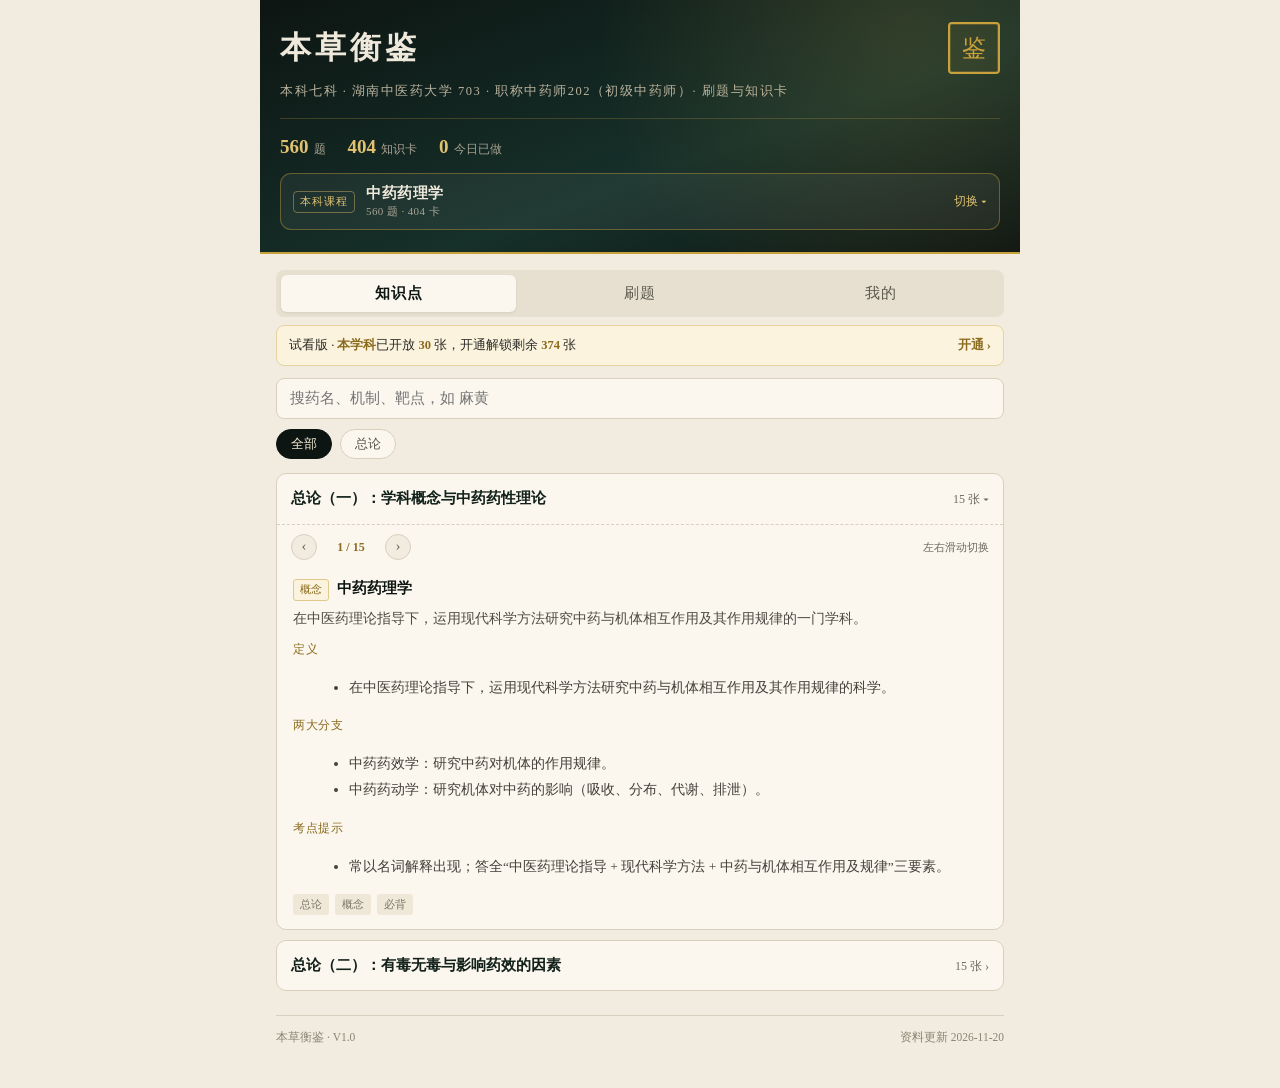
<file: index.html>
<!DOCTYPE html>
<html lang="zh-CN">
<head>
<meta charset="utf-8">
<meta name="viewport" content="width=device-width,initial-scale=1,viewport-fit=cover">
<meta name="robots" content="noindex,nofollow,noarchive,nosnippet,noai,noimageai">
<meta name="referrer" content="no-referrer">
<meta http-equiv="Content-Security-Policy" content="default-src 'self'; connect-src 'self' https://raw.githubusercontent.com https://bottom-cougar-d0gbb0pyuf50e428f-1536516331.ap-shanghai.app.tcloudbase.com; img-src 'self' data:; style-src 'self' 'unsafe-inline'; script-src 'self'; object-src 'none'; base-uri 'none'; form-action 'self'">

<title>本草衡鉴 · 本科七科 + 湖南中医药大学 703 + 职称中药师202 刷题与知识卡</title>
<meta name="description" content="本草衡鉴：本科中药药理学 560 题 / 404 卡、中药炮制学 368 题 / 63 卡、中药鉴定学 459 题 / 486 卡、药用植物学 302 题 / 165 卡、人体解剖生理学 874 题 / 222 卡、中药化学 1595 题 / 348 卡、方剂学 1275 题 / 176 卡；考研湖南中医药大学 703 中药学 2050 题 / 508 卡、中药药理学 342 题 / 96 卡、分析化学 1087 题 / 104 卡；职称中药师202（初级中药师·代码 202）基础知识 184 题 / 39 卡、相关专业知识 217 题 / 54 卡、专业知识 222 题 / 42 卡、专业实践能力 189 题 / 39 卡。按方向与院校切科，手机在线刷题，每科前两个单元与两章知识卡免费试看。">
<meta property="og:title" content="本草衡鉴 · 本科七科 + 湖南中医药大学 703 + 职称中药师202">
<meta property="og:description" content="本科七科 + 考研 703 三科 + 职称中药师202 四科 · 9724 题 · 2746 张知识卡 · 错题本 · 在线随时用">
<link rel="icon" href="data:image/svg+xml,<svg xmlns='http://www.w3.org/2000/svg' viewBox='0 0 64 64'><rect width='64' height='64' fill='%230d1512'/><text x='32' y='45' font-size='38' fill='%23c8a03c' text-anchor='middle' font-family='serif'>鉴</text></svg>">
<link rel="stylesheet" href="app.css?v=2026-11-22z2m">
</head>
<body>
<div class="wrap">

  <header class="hero">
    <div class="hero-top">
      <div>
        <h1>本草衡鉴</h1>
        <p class="sub">本科七科 · 湖南中医药大学 703 · 职称中药师202（初级中药师）· 刷题与知识卡</p>
      </div>
      <div class="seal">鉴</div>
    </div>
    <div class="counts">
      <div><b id="cTotal">9724</b><span>题</span></div>
      <div><b id="cCards">2746</b><span>知识卡</span></div>
      <div><b id="cDone">0</b><span>今日已做</span></div>
    </div>
    <button class="subj-switch" id="subjSwitch" type="button" aria-haspopup="dialog">
      <span class="ss-dir" id="ssDir">本科课程</span>
      <span class="ss-main"><b id="ssName">中药药理学</b><i id="ssMeta">加载中</i></span>
      <span class="ss-act">切换 ▾</span>
    </button>
    <div class="banner" id="topBanner" hidden></div>
  </header>

  <nav class="tabs">
    <button class="tab on" data-tab="kb">知识点</button>
    <button class="tab" data-tab="quiz">刷题</button>
    <button class="tab" data-tab="me">我的</button>
  </nav>

  <main>
    <section id="view-kb" class="view on">
      <div class="gate" id="kbGate" hidden>
        <span>试看版 · <b id="subjNameKb">本学科</b>已开放 <b id="kbOpen">153</b> 张，开通解锁剩余 <b id="kbLock">333</b> 张</span>
        <a class="gate-link" data-goto="me">开通 ›</a>
      </div>
      <div class="search"><input id="q" type="search" placeholder="搜药名、机制、靶点，如 麻黄" autocomplete="off"></div>
      <div class="chips" id="groups"></div>
      <div class="list" id="chapList"></div>
    </section>

    <section id="view-quiz" class="view">
      <div class="gate" id="quizGate" hidden>
        <span>试看版 · 已开放 <b id="quizOpen">2</b> 个单元 <b id="quizCnt">68</b> 题，开通解锁全部 <b id="fanGate">9724</b> 题</span>
        <a class="gate-link" data-goto="me">开通 ›</a>
      </div>

      <div id="unitView">
        <div class="modebar" id="modeBar">
          <button class="mode on" data-mode="quiz">做题</button>
          <button class="mode" data-mode="recite">背题</button>
          <button class="mode" data-mode="qa">简答</button>
        </div>
        <p class="modehint" id="modeHint">选单元直接作答，提交后判对错，错题自动进错题本。</p>
        <div class="orderbar" id="orderBar" hidden>
          <span class="orderlab">背题顺序</span>
          <button class="orderbtn on" data-order="seq">顺序</button>
          <button class="orderbtn" data-order="rand">随机</button>
        </div>
        <button class="ghost wide qa-all" id="qaAllBtn" hidden type="button">全部简答 · 本科目（<span id="qaAllCnt">0</span> 题）</button>
        <div class="sec-head"><h2>按单元练</h2><span id="unitHint"></span></div>
        <div class="units" id="unitList"></div>
        <div class="sec-head"><h2>错题本</h2><span id="wrongCount">0 题</span></div>
        <div class="wrong-box" id="wrongBox"></div>
      </div>

      <div id="quizView" hidden>
        <div class="qbar">
          <button class="back" id="qBack">‹ 返回</button>
          <button class="back shuffle" id="qShuffle" hidden>打乱</button>
          <span id="qProg">1 / 1</span>
        </div>
        <div class="qcard">
          <div class="qtag" id="qTag"></div>
          <h3 id="qStem"></h3>
          <div class="opts" id="qOpts"></div>
          <div class="subjective" id="qSubjective" hidden>
            <textarea id="qaDraft" rows="4" placeholder="先自己作答，可在此记要点；仅保存在本机，不判分、不进错题本" hidden></textarea>
            <button class="ghost" id="showAns">查看参考答案</button>
            <div class="ans" id="qAns" hidden></div>
            <div class="qa-eval" id="qaEval" hidden>
              <span class="qa-eval-lab">自评：</span>
              <button class="ghost qa-btn" data-eval="know" type="button">会了</button>
              <button class="ghost qa-btn" data-eval="redo" type="button">再练一遍</button>
            </div>
          </div>
          <div class="fb" id="qFb" hidden></div>
        </div>
        <div class="qacts">
          <button class="primary" id="qSubmit">提交</button>
          <button class="ghost" id="qHide" hidden>遮住答案</button>
          <button class="ghost" id="qNext">下一题</button>
        </div>
      </div>
    </section>

    <section id="view-me" class="view">
      <div class="card">
        <div class="row"><span>当前学科</span><b id="meSubj">—</b></div>
        <div class="row"><span>授权状态</span><b id="meStatus">试看中</b></div>
        <div class="row"><span>有效期</span><b id="meExpire">—</b></div>
        <div class="row"><span>题库版本</span><b id="meVer">—</b></div>
      </div>

      <div class="card">
        <p class="card-title">输入开通码</p>
        <input id="codeInput" class="code" placeholder="粘贴开通码" autocomplete="off">
        <button class="primary wide" id="codeBtn">开通</button>
        <p class="hint">一个开通码对应一份授权，请勿转发；到期后换新码即可。换设备直接用同一码重开。单科码末尾 -Y 药理、-P 炮制、-J 鉴定、-Z 药用植物学、-X 解剖生理、-H 中药化学、-FJ 方剂学；全科码 -A（本科七科）或不带后缀；考研 703 三科码 -K703，单科码 -K703Y 中药学、-K703L 中药药理学、-K703F 分析化学。职称中药师202 独立授权：总码 -Z202 解锁四科，单科码 -Z202J 基础知识、-Z202X 相关专业知识、-Z202Z 专业知识、-Z202S 专业实践能力；202 不在本科全科码 -A 范围内。老码自动按全科。</p>
      </div>

      <div class="card">
        <p class="card-title">购买与客服</p>
        <p class="hint" id="contactLine">加载中…</p>
        <button class="ghost wide" id="copyWechat">复制开通方式</button>
        <a class="ghost wide link" id="buyLink" hidden>去下单</a>
        <button class="ghost wide" id="logoutBtn" hidden>清除本机授权</button>
      </div>
    </section>
  </main>

  <footer class="foot">
    <span>本草衡鉴 · V<span id="ver">1.0</span></span>
    <span id="upd"></span>
  </footer>
</div>
<div class="ss-mask" id="ssMask" hidden>
  <div class="ss-sheet" role="dialog" aria-modal="true" aria-label="选择学习内容">
    <div class="ss-grab"></div>
    <div class="ss-head"><div><p class="ss-kicker">学习内容</p><h3>选择方向</h3></div><button class="ss-x" id="ssClose" type="button" aria-label="关闭">×</button></div>
    <div class="dir-tabs" id="ssTabs"></div>
    <div class="ss-body" id="ssBody"></div>
    <p class="ss-note" id="ssNote"></p>
  </div>
</div>
<script src="app.js?v=2026-11-22z2m"></script>
</body>
</html>
</file>
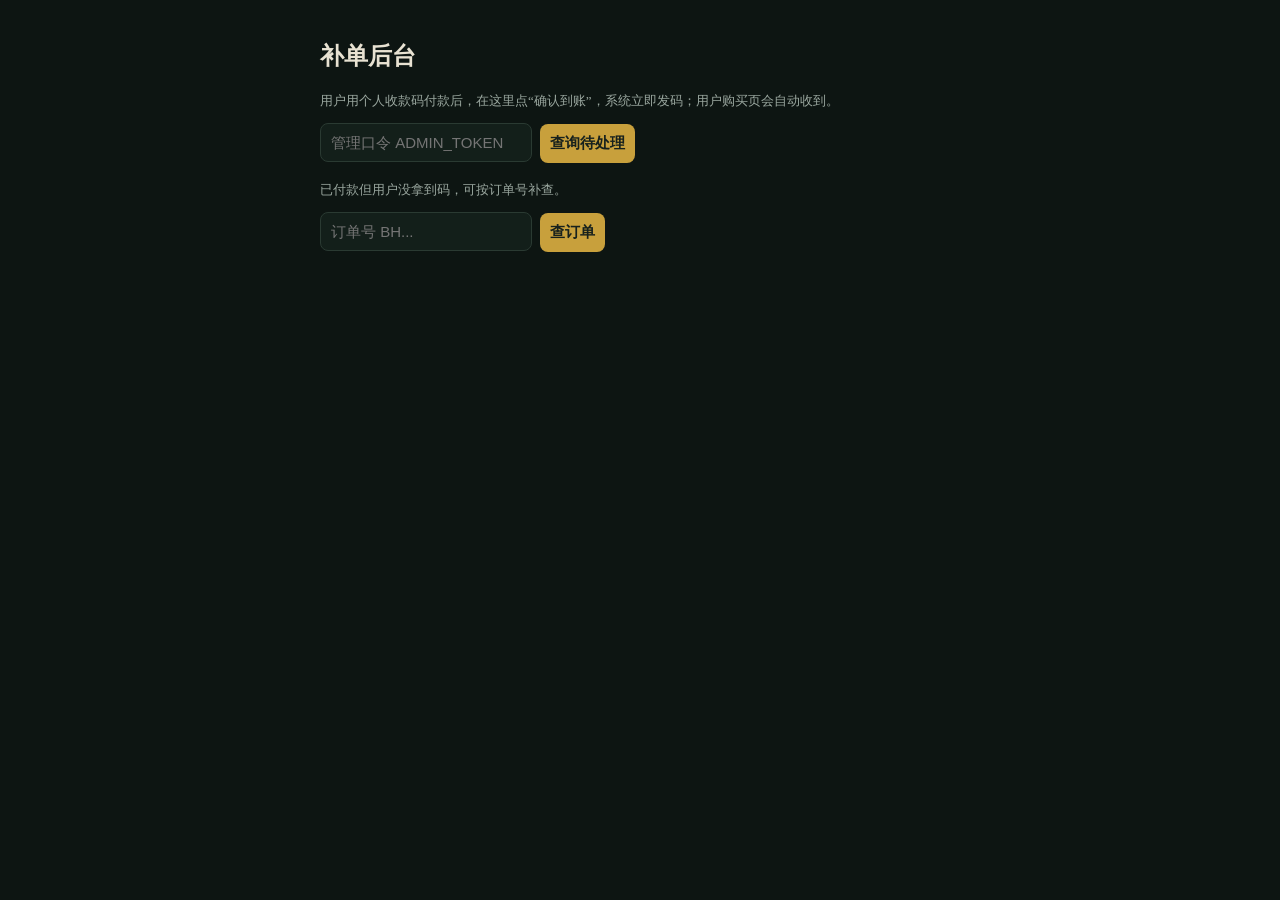
<file: admin.html>
<!DOCTYPE html><html lang="zh-CN"><head><meta charset="utf-8"><meta name="viewport" content="width=device-width,initial-scale=1">
<meta name="robots" content="noindex,nofollow,noarchive,nosnippet,noai,noimageai">
<meta http-equiv="Content-Security-Policy" content="default-src 'self'; connect-src https://bottom-cougar-d0gbb0pyuf50e428f-1536516331.ap-shanghai.app.tcloudbase.com; img-src 'self' data:; style-src 'self' 'unsafe-inline'; script-src 'self' 'unsafe-inline'; object-src 'none'; base-uri 'none'; form-action 'self'">

<title>本草衡鉴 · 补单后台</title>
<style>body{background:#0d1512;color:#e8e2d2;font-family:serif;max-width:640px;margin:0 auto;padding:20px}
input,button{font-size:15px;padding:10px;border-radius:8px;border:1px solid #2a3a32;background:#131f1a;color:#e8e2d2}
button{background:#c8a03c;color:#17211d;font-weight:600;border:0;margin-left:8px}
.row{border:1px solid #2a3a32;border-radius:10px;padding:12px;margin:10px 0;display:flex;justify-content:space-between;align-items:center;gap:8px}
.code{color:#c8a03c;font-family:monospace;word-break:break-all;margin-top:6px}
</style></head><body>
<h2>补单后台</h2>
<p style="color:#9aa79f;font-size:13px">用户用个人收款码付款后，在这里点“确认到账”，系统立即发码；用户购买页会自动收到。</p>
<input id="token" placeholder="管理口令 ADMIN_TOKEN"><button onclick="load()">查询待处理</button>
<div id="list"></div>
<p style="color:#9aa79f;font-size:13px;margin-top:18px">已付款但用户没拿到码，可按订单号补查。</p>
<input id="find" placeholder="订单号 BH..."><button onclick="findOrder()">查订单</button>
<div id="findBox" class="code"></div>
<script>
var BASE='https://bottom-cougar-d0gbb0pyuf50e428f-1536516331.ap-shanghai.app.tcloudbase.com';
function load(){
  fetch(BASE+'/api?action=listPending',{method:'POST',headers:{'content-type':'application/json'},body:JSON.stringify({action:'listPending',token:document.getElementById('token').value})})
  .then(r=>r.json()).then(d=>{
    var box=document.getElementById('list');
    if(!d.ok){box.textContent=d.msg;return}
    if(!d.list.length){box.textContent='暂无待处理订单';return}
    box.innerHTML=d.list.map(o=>'<div class="row"><div>'+o.title+' · ¥'+o.amount.toFixed(1)+'<div style="color:#9aa79f;font-size:12px">'+o.no+' · 尾号 '+o.no.slice(-6)+'</div><div class="code" id="c'+o.no+'"></div></div><button onclick="ok(\''+o.no+'\',\''+o.no.slice(-6)+'\')">确认到账</button></div>').join('')
  })
}
function findOrder(){
  var no=document.getElementById('find').value.trim()
  if(!no){document.getElementById('findBox').textContent='请输入订单号';return}
  fetch(BASE+'/api?action=query',{method:'POST',headers:{'content-type':'application/json'},body:JSON.stringify({action:'query',orderNo:no})})
  .then(r=>r.json()).then(d=>{
    var box=document.getElementById('findBox')
    if(!d.ok){box.textContent=d.msg;return}
    if(d.status==='paid'){box.textContent='已付款 · '+(d.plan==='A'?'全科':'单科')+' · 码：'+d.code}
    else {box.textContent='订单还在待确认，请点上方确认到账。'}
  })
}
function ok(no, tail){
  if(!confirm('确认这笔订单的付款备注尾号是 '+tail+' 吗？确认后立即发码。')) return
  fetch(BASE+'/api?action=adminConfirm',{method:'POST',headers:{'content-type':'application/json'},body:JSON.stringify({action:'adminConfirm',token:document.getElementById('token').value,orderNo:no})})
  .then(r=>r.json()).then(d=>{
    if(d.ok){document.getElementById('c'+no).textContent=d.code;alert('已发码：'+d.code)}else alert(d.msg)
  })
}
</script></body></html>
</file>
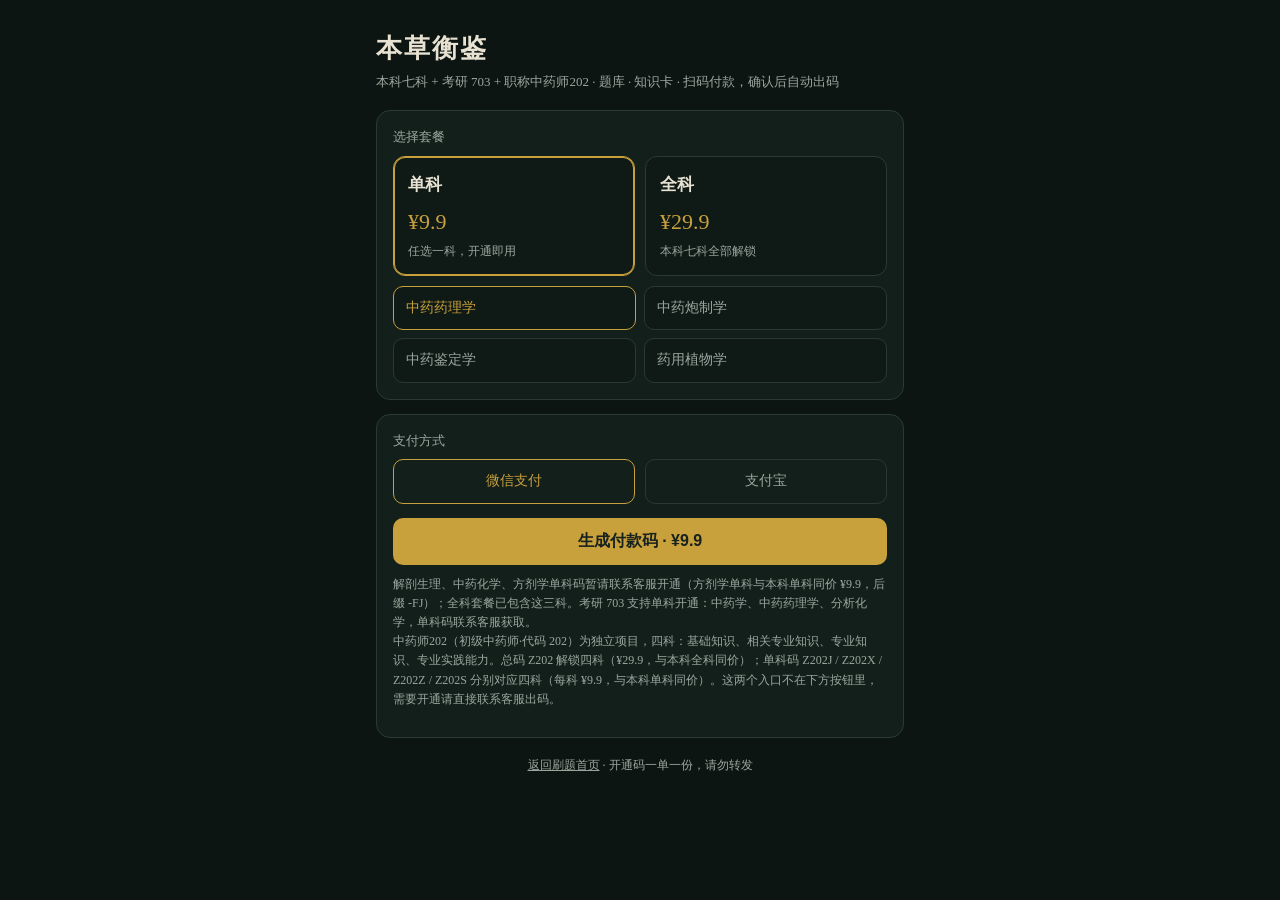
<file: buy.html>
<!DOCTYPE html>
<html lang="zh-CN">
<head>
<meta charset="utf-8">
<meta name="viewport" content="width=device-width,initial-scale=1,viewport-fit=cover">
<title>本草衡鉴 · 开通购买</title>
<style>
:root{--bg:#0d1512;--panel:#131f1a;--line:#2a3a32;--gold:#c8a03c;--txt:#e8e2d2;--dim:#9aa79f}
*{box-sizing:border-box;-webkit-tap-highlight-color:transparent}
body{margin:0;background:var(--bg);color:var(--txt);font-family:"Songti SC","Noto Serif SC",serif;line-height:1.6}
.wrap{max-width:560px;margin:0 auto;padding:22px 16px 40px}
h1{font-size:26px;margin:6px 0 2px;letter-spacing:2px}
.sub{color:var(--dim);font-size:13px;margin:0 0 18px}
.card{background:var(--panel);border:1px solid var(--line);border-radius:14px;padding:16px;margin-bottom:14px}
.label{font-size:13px;color:var(--dim);margin-bottom:8px}
.plans{display:grid;grid-template-columns:1fr 1fr;gap:10px}
.plan{border:1px solid var(--line);border-radius:12px;padding:14px;cursor:pointer;position:relative;background:#0f1a16}
.plan.on{border-color:var(--gold);box-shadow:0 0 0 1px var(--gold) inset}
.plan b{display:block;font-size:17px;color:var(--txt)}
.plan .price{color:var(--gold);font-size:22px;margin-top:6px}
.plan .note{font-size:12px;color:var(--dim);margin-top:2px}
.subjs{display:grid;grid-template-columns:1fr 1fr;gap:8px;margin-top:10px}
.subj{border:1px solid var(--line);border-radius:10px;padding:10px 12px;font-size:14px;cursor:pointer;color:var(--dim);background:#0f1a16}
.subj.on{border-color:var(--gold);color:var(--gold)}
.pays{display:flex;gap:10px;margin-top:8px}
.pay{flex:1;text-align:center;border:1px solid var(--line);border-radius:10px;padding:10px;cursor:pointer;font-size:14px;color:var(--dim)}
.pay.on{border-color:var(--gold);color:var(--gold)}
button.primary{width:100%;margin-top:14px;background:var(--gold);color:#17211d;border:0;border-radius:10px;padding:13px;font-size:16px;font-weight:600;cursor:pointer}
button.primary:disabled{opacity:.5}
.hint{font-size:12px;color:var(--dim);margin-top:10px}
#payBox{display:none;text-align:center}
#payBox.on{display:block}
#qr{width:200px;height:200px;margin:10px auto;background:#fff;border-radius:10px;display:flex;align-items:center;justify-content:center;color:#666;font-size:12px;text-align:center;padding:10px}
a.paylink{display:inline-block;margin-top:6px;color:var(--gold);font-size:14px}
.code{font-family:ui-monospace,Menlo,monospace;font-size:19px;letter-spacing:1px;color:var(--gold);word-break:break-all;background:#0b1411;border:1px dashed var(--gold);border-radius:10px;padding:12px;margin-top:10px}
.ok{color:#6fcf97}
.warn{color:#e0b050}
.foot{text-align:center;color:var(--dim);font-size:12px;margin-top:18px}
.foot a{color:var(--dim)}
</style>
</head>
<body>
<div class="wrap">
  <h1>本草衡鉴</h1>
  <p class="sub">本科七科 + 考研 703 + 职称中药师202 · 题库 · 知识卡 · 扫码付款，确认后自动出码</p>

  <div class="card">
    <div class="label">选择套餐</div>
    <div class="plans">
      <div class="plan on" data-kind="single"><b>单科</b><div class="price">¥9.9</div><div class="note">任选一科，开通即用</div></div>
      <div class="plan" data-kind="all"><b>全科</b><div class="price">¥29.9</div><div class="note">本科七科全部解锁</div></div>
    </div>
    <div class="subjs" id="subjBox">
      <div class="subj on" data-sub="Y">中药药理学</div>
      <div class="subj" data-sub="P">中药炮制学</div>
      <div class="subj" data-sub="J">中药鉴定学</div>
      <div class="subj" data-sub="Z">药用植物学</div>
    </div>
  </div>

  <div class="card">
    <div class="label">支付方式</div>
    <div class="pays">
      <div class="pay on" data-pay="wxpay">微信支付</div>
      <div class="pay" data-pay="alipay">支付宝</div>
    </div>
    <button class="primary" id="createBtn">生成付款码 · ¥9.9</button>
    <p class="hint">解剖生理、中药化学、方剂学单科码暂请联系客服开通（方剂学单科与本科单科同价 ¥9.9，后缀 -FJ）；全科套餐已包含这三科。考研 703 支持单科开通：中药学、中药药理学、分析化学，单科码联系客服获取。<br>中药师202（初级中药师·代码 202）为独立项目，四科：基础知识、相关专业知识、专业知识、专业实践能力。总码 Z202 解锁四科（¥29.9，与本科全科同价）；单科码 Z202J / Z202X / Z202Z / Z202S 分别对应四科（每科 ¥9.9，与本科单科同价）。这两个入口不在下方按钮里，需要开通请直接联系客服出码。</p>
    <p class="hint" id="mockHint"></p>
  </div>

  <div class="card" id="payBox">
    <div class="label" id="payTitle">等待付款</div>
    <div id="qr">付款码加载中…</div>
    <a class="paylink" id="payLink" target="_blank" rel="noopener" hidden>打不开二维码？点这里打开支付页</a>
    <p class="hint" id="payHint">付款完成后，本页会自动显示开通码。</p>
    <div class="code" id="codeBox" hidden></div>
    <button class="primary" id="copyBtn" hidden>复制开通码</button>
  </div>

  <p class="foot"><a href="/">返回刷题首页</a> · 开通码一单一份，请勿转发</p>
</div>

<script>
// 部署云函数后把这里改成函数 HTTP 地址；留空表示同域 /api
var API_BASE = 'https://bottom-cougar-d0gbb0pyuf50e428f-1536516331.ap-shanghai.app.tcloudbase.com/api';
var QR_LOCAL = { wxpay:'./收款码_wx.png', alipay:'./收款码_al.png' };
var state = { kind: 'single', subject: 'Y', pay: 'wxpay', orderNo: '', timer: null, mock: false };

function $(s){ return document.querySelector(s) }
function api(action, data){
  var url = (API_BASE || '') + (API_BASE ? '' : '/api');
  var sep = url.indexOf('?') >= 0 ? '&' : '?';
  return fetch(url + sep + 'action=' + action, {
    method: 'POST',
    headers: { 'content-type': 'application/json' },
    body: JSON.stringify(Object.assign({ action: action }, data || {}))
  }).then(function(r){ return r.json() })
}

function price(){ return state.kind === 'all' ? 29.9 : 9.9 }
function refreshBtn(){
  $('#createBtn').textContent = '生成付款码 · ¥' + price().toFixed(1)
  $('#subjBox').style.display = state.kind === 'all' ? 'none' : 'grid'
}
Array.prototype.forEach.call(document.querySelectorAll('.plan'), function(el){
  el.onclick = function(){
    document.querySelectorAll('.plan').forEach(function(x){ x.classList.remove('on') })
    el.classList.add('on'); state.kind = el.dataset.kind; refreshBtn()
  }
})
Array.prototype.forEach.call(document.querySelectorAll('.subj'), function(el){
  el.onclick = function(){
    document.querySelectorAll('.subj').forEach(function(x){ x.classList.remove('on') })
    el.classList.add('on'); state.subject = el.dataset.sub
  }
})
Array.prototype.forEach.call(document.querySelectorAll('.pay'), function(el){
  el.onclick = function(){
    document.querySelectorAll('.pay').forEach(function(x){ x.classList.remove('on') })
    el.classList.add('on'); state.pay = el.dataset.pay
    if (state.orderNo && $('#payBox').classList.contains('on') && QR_LOCAL[state.pay]) {
      $('#qr').innerHTML = '<img src="'+QR_LOCAL[state.pay]+'" style="width:190px;height:190px;object-fit:contain">'
    }
  }
})

$('#createBtn').onclick = function(){
  var btn = this; btn.disabled = true; btn.textContent = '正在创建订单…'
  api('create', { kind: state.kind, subject: state.subject, provider: state.pay }).then(function(d){
    btn.disabled = false; refreshBtn()
    if (!d.ok) { alert(d.msg || '创建订单失败'); return }
    state.orderNo = d.orderNo
    $('#payBox').classList.add('on')
    $('#payTitle').textContent = (state.kind === 'all' ? '全科套餐' : '单科套餐') + ' · ¥' + d.amount.toFixed(1)
    if (d.manual) {
      var qsrc = d.qrImage || QR_LOCAL[state.pay]
      $('#qr').innerHTML = qsrc ? '<img src="'+qsrc+'" style="width:190px;height:190px;object-fit:contain">' : '请向客服索取收款码'
      $('#payHint').textContent = '请按 ¥' + d.amount.toFixed(1) + ' 付款，备注订单尾号 ' + d.orderNo.slice(-6) + '，到账确认后本页自动出码。'
      $('#mockHint').textContent = '当前为人工确认通道。'
      $('#payLink').style.display = 'none'
      poll(); return
    }
    if (d.code) {
      state.mock = true
      showCode(d.code)
      $('#qr').textContent = '模拟支付成功'
      $('#mockHint').textContent = '当前是模拟通道，未真实收款。'
      return
    }
    $('#qr').innerHTML = '请用' + (state.pay === 'alipay' ? '支付宝' : '微信') + '扫码支付<br>支付页会在新窗口打开'
    $('#payLink').href = d.payUrl; $('#payLink').style.display = 'inline-block'
    window.open(d.payUrl, '_blank')
    poll()
  }).catch(function(e){ btn.disabled = false; refreshBtn(); alert('网络错误：' + e.message) })
}

function poll(){
  clearTimeout(state.timer)
  state.timer = setTimeout(function(){
    api('query', { orderNo: state.orderNo }).then(function(d){
      if (d.ok && d.status === 'paid' && d.code) { showCode(d.code); return }
      $('#payHint').textContent = '尚未收到付款通知，付款后请稍等几秒…'
      poll()
    }).catch(function(){ poll() })
  }, 2000)
}

function showCode(code){
  $('#qr').textContent = '支付成功'
  $('#payHint').textContent = '开通码已生成，复制后到「我的」页粘贴开通。'
  $('#codeBox').textContent = code; $('#codeBox').hidden = false
  $('#copyBtn').hidden = false
  $('#payLink').style.display = 'none'
}

$('#copyBtn').onclick = function(){
  var t = $('#codeBox').textContent
  navigator.clipboard && navigator.clipboard.writeText(t).then(function(){
    $('#copyBtn').textContent = '已复制'
  }).catch(function(){ prompt('手动复制', t) })
}
refreshBtn()

// 从支付页跳回时自动取码
;(function(){
  var q = new URLSearchParams(location.search)
  var no = q.get('order')
  if (!no) return
  state.orderNo = no
  $('#payBox').classList.add('on')
  $('#payTitle').textContent = '订单 ' + no
  $('#qr').textContent = '正在查询支付结果…'
  api('query', { orderNo: no }).then(function(d){
    if (d.ok && d.status === 'paid' && d.code) { showCode(d.code); return }
    poll()
  }).catch(function(){ poll() })
})()
</script>
</body>
</html>
</file>
<file: app.css>
:root{
  --ink:#0d1512; --ink2:#12211b; --paper:#f2ece0; --paper2:#fbf7ee;
  --gold:#c8a03c; --gold2:#e2c271; --line:#d8cfbe; --txt:#2a2a26; --muted:#6d6a60;
  --ok:#2f6b4f; --bad:#a8442f;
}
*{box-sizing:border-box;-webkit-tap-highlight-color:transparent}
[hidden]{display:none!important}
html,body{margin:0;padding:0;background:var(--paper);color:var(--txt);
  font-family:"Songti SC","Noto Serif SC","Source Han Serif SC",Georgia,"Times New Roman",serif;
  font-size:16px;line-height:1.7}
.wrap{max-width:760px;margin:0 auto;padding:0 16px 40px}

.hero{background:linear-gradient(160deg,#0d1512,#16302a 60%,#0d1512);color:#efe9dc;
  margin:0 -16px 0;padding:22px 20px 18px;border-bottom:2px solid var(--gold);position:relative;overflow:hidden}
.hero::after{content:"";position:absolute;inset:0;background:
  radial-gradient(circle at 85% 15%,rgba(200,160,60,.16),transparent 45%);pointer-events:none}
.hero-top{display:flex;justify-content:space-between;align-items:flex-start;gap:12px}
h1{margin:0;font-size:31px;letter-spacing:4px;font-weight:700}
.sub{margin:6px 0 0;color:#b9b39f;font-size:12.5px;letter-spacing:1.5px}
.seal{width:52px;height:52px;border:2px solid var(--gold);color:var(--gold);display:grid;place-items:center;
  font-size:24px;letter-spacing:1px;border-radius:4px;background:rgba(200,160,60,.06);flex:none;
  box-shadow:0 0 0 1px rgba(200,160,60,.25) inset}
.counts{display:flex;gap:22px;margin-top:16px;padding-top:12px;border-top:1px solid rgba(200,160,60,.25)}
.counts div{display:flex;align-items:baseline;gap:5px}
.counts b{font-size:19px;color:var(--gold2);font-family:"Times New Roman",Georgia,serif}
.counts span{font-size:11.5px;color:#a9a394}
.banner{margin-top:10px;font-size:12.5px;color:#efe3c4;background:rgba(200,160,60,.16);
  border-left:3px solid var(--gold);padding:7px 10px;border-radius:0 4px 4px 0}

.tabs{display:flex;gap:6px;margin:16px 0 8px;background:#e7e0d1;padding:5px;border-radius:8px}
.tab{flex:1;border:0;background:transparent;padding:9px 0;font-size:14.5px;letter-spacing:1px;color:#5b584d;
  border-radius:6px;cursor:pointer;font-family:inherit}
.tab.on{background:var(--paper2);color:var(--ink);box-shadow:0 1px 3px rgba(0,0,0,.08);font-weight:700}

.view{display:none}
.view.on{display:block;animation:fade .2s ease}
@keyframes fade{from{opacity:.6;transform:translateY(3px)}to{opacity:1;transform:none}}

.gate{display:flex;justify-content:space-between;align-items:center;gap:10px;
  background:#fbf3dd;border:1px solid #e6d3a0;border-radius:8px;padding:9px 12px;font-size:12.5px;margin-bottom:12px}
.gate b{color:#8a6a1d}
.gate-link{color:#8a6a1d;text-decoration:none;white-space:nowrap;font-weight:700}

.search{margin:10px 0}
.search input{width:100%;padding:11px 13px;border:1px solid var(--line);border-radius:8px;background:var(--paper2);
  font-size:15px;font-family:inherit;color:var(--txt)}
.search input:focus{outline:none;border-color:var(--gold);box-shadow:0 0 0 3px rgba(200,160,60,.15)}

.chips{display:flex;gap:8px;flex-wrap:wrap;margin:10px 0 14px}
.chip{border:1px solid var(--line);background:var(--paper2);color:#57544a;border-radius:20px;
  padding:5px 14px;font-size:13px;cursor:pointer;font-family:inherit}
.chip.on{background:var(--ink);color:#f3ead4;border-color:var(--ink)}

.list{display:flex;flex-direction:column;gap:10px}
.chap{background:var(--paper2);border:1px solid var(--line);border-radius:10px;overflow:hidden}
.chap-head{display:flex;justify-content:space-between;align-items:center;gap:10px;padding:12px 14px;cursor:pointer}
.chap-name{font-size:15px;font-weight:700;color:var(--ink2)}
.chap-meta{font-size:12px;color:var(--muted);white-space:nowrap}
.chap-body{border-top:1px dashed var(--line);padding:4px 14px 12px}
.carditem{padding:11px 0;border-bottom:1px dotted #e3dac7}
.carditem:last-child{border-bottom:0}
.ctitle{font-size:14.5px;font-weight:700;color:var(--ink);display:flex;gap:8px;align-items:baseline}
.kind{font-size:10.5px;color:#8a6a1d;border:1px solid #e0c98d;background:#fbf3dd;border-radius:3px;
  padding:1px 6px;flex:none;font-weight:400}
.csum{margin:6px 0 0;font-size:13.5px;color:#4c4a42;line-height:1.75}
.sect{margin-top:9px}
.sect .lb{font-size:12px;color:#8a6a1d;letter-spacing:.5px;margin-bottom:3px}
.sect li{font-size:13.5px;color:#43413a;margin:3px 0 3px 16px;line-height:1.75}
.vbtn{margin:10px 0 2px;padding:9px;font-size:13px;border-color:var(--gold);color:#8a6a1e;background:#fbf6e7;display:block;width:100%}
.vbtn:hover{background:#f6edd6}
.tags{margin-top:7px;display:flex;gap:6px;flex-wrap:wrap}
.tag{font-size:11px;color:#7c776a;background:#efe8d9;border-radius:3px;padding:1px 7px}

/* 卡片左右滑动 */
.deck{position:relative}
.deck-bar{display:flex;align-items:center;gap:8px;padding:9px 14px 6px;border-top:1px dashed var(--line)}
.dnav{width:26px;height:26px;line-height:1;border:1px solid var(--line);background:var(--paper);color:#6a6558;
  border-radius:50%;font-size:15px;cursor:pointer;font-family:inherit;padding:0;flex:none}
.dnav:hover{border-color:var(--gold);color:#8a6a1d}
.dnav:active{background:#f1e8d3}
.deck-pos{font-size:12px;color:#8a6a1d;font-weight:700;min-width:52px;text-align:center}
.deck-tip{font-size:11px;color:var(--muted);margin-left:auto}
.deck-track{display:flex;align-items:flex-start;overflow-x:auto;overflow-y:hidden;scroll-snap-type:x mandatory;
  -webkit-overflow-scrolling:touch;scrollbar-width:none;overscroll-behavior-x:contain}
.deck-track::-webkit-scrollbar{display:none}
.deck-card{flex:0 0 100%;scroll-snap-align:start;scroll-snap-stop:always;box-sizing:border-box;
  padding:2px 16px 14px;border-left:1px solid #efe7d4;max-height:100%;overflow-y:auto;overflow-x:hidden;
  -webkit-overflow-scrolling:touch;scrollbar-width:thin}
.deck-card:first-child{border-left:0}
.deck-card .ctitle{margin-top:8px}
.mock{padding:22px;text-align:center;color:#8a8474;font-size:13px}
.mock a{color:#8a6a1d}

.sec-head{display:flex;justify-content:space-between;align-items:baseline;margin:6px 0 10px}
h2{font-size:16px;margin:0;color:var(--ink);letter-spacing:1px}
.sec-head span{font-size:12px;color:var(--muted)}

.units{display:grid;grid-template-columns:1fr 1fr;gap:9px}
.unit{background:var(--paper2);border:1px solid var(--line);border-radius:9px;padding:11px 12px;cursor:pointer;
  display:flex;flex-direction:column;gap:3px;position:relative;overflow:hidden}
.unit:active{transform:scale(.99)}
.unit.lock{background:#eae3d4;color:#8a8474}
.unit.lock::after{content:"开通解锁";position:absolute;right:8px;top:8px;font-size:10.5px;color:#8a6a1d;
  border:1px solid #dcc58c;border-radius:3px;padding:1px 5px;background:#fbf3dd}
.uname{font-size:13px;font-weight:700;line-height:1.5;padding-right:52px}
.ucount{font-size:11.5px;color:var(--muted)}
.ubar{height:3px;background:#ddd4c1;border-radius:2px;margin-top:5px;overflow:hidden}
.ubar i{display:block;height:100%;background:var(--gold);width:0}

.wrong-box{background:var(--paper2);border:1px solid var(--line);border-radius:10px;padding:12px 14px;font-size:13px;color:#5d5a50}
.wrong-box .empty{color:#8a8474}

.qbar{display:flex;justify-content:space-between;align-items:center;margin:2px 0 10px}
.back{border:0;background:transparent;font-size:14px;color:#5d5a50;cursor:pointer;font-family:inherit;padding:4px 0}
.qbar span{font-size:12.5px;color:var(--muted)}
.qcard{background:var(--paper2);border:1px solid var(--line);border-radius:12px;padding:18px 16px}
.qtag{font-size:11.5px;color:#8a6a1d;letter-spacing:1px;margin-bottom:6px}
#qStem{font-size:16px;line-height:1.9;margin:0 0 14px;font-weight:700;color:var(--ink)}
.opts{display:flex;flex-direction:column;gap:9px}
.opt{display:flex;gap:10px;align-items:flex-start;padding:10px 12px;border:1px solid var(--line);
  border-radius:8px;background:#fff;cursor:pointer;font-size:14.5px;line-height:1.6;text-align:left;font-family:inherit;color:var(--txt)}
.opt .k{color:#8a6a1d;font-weight:700;flex:none;width:16px}
.opt.on{border-color:var(--gold);background:#fdf6e3;box-shadow:0 0 0 2px rgba(200,160,60,.2) inset}
.opt.right{border-color:var(--ok);background:#eaf4ee}
.opt.wrong{border-color:var(--bad);background:#faeae6}
.opt[disabled]{cursor:default}
.subjective{margin-top:6px}
#qaDraft{width:100%;margin:4px 0 10px;padding:11px 12px;border:1px solid var(--line);border-radius:8px;
  background:#fffdf6;font-family:inherit;font-size:14px;line-height:1.8;color:var(--txt);
  resize:vertical;min-height:88px;box-sizing:border-box;overflow-wrap:break-word;word-break:break-word}
#qaDraft:focus{outline:none;border-color:var(--gold);box-shadow:0 0 0 3px rgba(200,160,60,.15)}
.ans{margin-top:10px;padding:12px;background:#f6f1e4;border-left:3px solid var(--gold);border-radius:0 6px 6px 0;
  font-size:14px;line-height:1.9;white-space:pre-wrap;overflow-wrap:break-word;word-break:break-word;color:#3c3a33}
.qa-eval{display:flex;align-items:center;gap:10px;margin-top:12px;flex-wrap:wrap}
.qa-eval-lab{flex:none;font-size:13px;color:var(--muted)}
.qa-eval .qa-btn{flex:1;padding:10px 8px}
.qa-eval .qa-btn.on[data-eval="know"]{border-color:var(--ok);background:#eaf4ee;color:#22503b;font-weight:700}
.qa-eval .qa-btn.on[data-eval="redo"]{border-color:var(--bad);background:#faeae6;color:#7c3121;font-weight:700}
.qa-all{margin:0 0 12px;display:block;width:100%;border-color:var(--gold);background:#fbf6e7;color:#7d5f18;
  font-weight:700;letter-spacing:1px}
.qa-all:active{background:#f6edd6}
#qStem{overflow-wrap:break-word;word-break:break-word}
.fb{margin-top:12px;font-size:13.5px;line-height:1.8;padding:10px 12px;border-radius:6px}
.fb.ok{background:#eaf4ee;color:#22503b}
.fb.bad{background:#faeae6;color:#7c3121}
.qacts{display:flex;gap:10px;margin-top:14px}
.primary{flex:1;border:0;background:var(--ink);color:#f2e8cf;padding:12px;border-radius:8px;font-size:15px;
  letter-spacing:2px;cursor:pointer;font-family:inherit}
.primary:disabled{opacity:.45}
.ghost{flex:1;border:1px solid var(--line);background:var(--paper2);color:#4c4a42;padding:11px;border-radius:8px;
  font-size:14px;cursor:pointer;font-family:inherit}
.ghost.link{display:block;text-align:center;text-decoration:none;margin-top:8px}

.card{background:var(--paper2);border:1px solid var(--line);border-radius:12px;padding:14px 16px;margin-bottom:12px}
.row{display:flex;justify-content:space-between;padding:7px 0;border-bottom:1px dotted #e6ddca;font-size:14px}
.row:last-child{border-bottom:0}
.row span{color:#5d5a50}
.row b{color:var(--ink)}
.card-title{margin:0 0 10px;font-size:14.5px;font-weight:700;color:var(--ink)}
.code{width:100%;padding:12px 13px;border:1px solid var(--line);border-radius:8px;background:#fff;font-size:16px;
  letter-spacing:1px;font-family:"SFMono-Regular",Menlo,monospace;text-transform:uppercase}
.code:focus{outline:none;border-color:var(--gold)}
.primary.wide{width:100%;margin-top:10px;flex:none}
.hint{font-size:12px;color:var(--muted);line-height:1.7;margin:9px 0 0}

.foot{display:flex;justify-content:space-between;margin-top:24px;padding-top:12px;border-top:1px solid var(--line);
  font-size:11.5px;color:#8a8474}
@media (max-width:420px){.units{grid-template-columns:1fr}.counts{gap:16px}}

/* 学科切换 */
.subjs{margin:-2px 0 12px;gap:10px}
.subjs .subj{padding:7px 18px;font-size:14px;font-weight:600;border-radius:22px;letter-spacing:.02em}
.subjs .subj.on{background:linear-gradient(180deg,#1c3a2f,#14291f);color:#f0e2c2;border-color:#14291f;box-shadow:0 2px 8px rgba(0,0,0,.12)}

/* 做题/背题 模式切换 */
.modebar{display:flex;gap:0;background:#efe7d6;border:1px solid var(--line);border-radius:9px;padding:3px;margin:2px 0 8px}
.modebar .mode{flex:1;border:0;background:transparent;padding:9px 0;border-radius:7px;font-family:inherit;
  font-size:14px;letter-spacing:1px;color:#6b675b;cursor:pointer;transition:all .18s}
.modebar .mode.on{background:#fdf8ec;color:#7d5f18;font-weight:700;box-shadow:0 1px 4px rgba(120,90,20,.12)}
.modehint{margin:0 0 12px;font-size:12px;line-height:1.7;color:var(--muted)}
.qacts .primary{order:0}
.qacts .ghost.next-main{background:var(--ink);color:#f2e8cf;border-color:var(--ink);font-size:15px;
  letter-spacing:2px;padding:12px}

/* 背题顺序：顺序 / 随机 */
.orderbar{display:flex;align-items:center;gap:8px;margin:0 0 12px;font-size:12px;color:var(--muted)}
.orderlab{flex:none}
.orderbtn{flex:none;border:1px solid var(--line);background:var(--paper2);color:#5d5a50;
  border-radius:999px;padding:5px 14px;font-size:12px;font-family:inherit;cursor:pointer}
.orderbtn.on{border-color:var(--gold);background:#fbf3dd;color:#7d5f18;font-weight:700}
.qbar .shuffle{margin-left:auto;margin-right:10px;font-size:12.5px;color:#7d5f18;border:1px dashed #dcc58c;
  border-radius:999px;padding:4px 10px}

/* 学科切换按钮 */
.subj-switch{display:flex;align-items:center;gap:11px;width:100%;margin:10px 0 4px;padding:10px 12px;
  border:1px solid rgba(200,160,60,.42);border-radius:11px;background:rgba(255,255,255,.055);
  color:#efe9dc;font-family:inherit;text-align:left;cursor:pointer;position:relative;z-index:1}
.subj-switch:active{background:rgba(255,255,255,.1)}
.ss-dir{flex:none;font-size:10.5px;letter-spacing:1px;color:#e2c271;border:1px solid rgba(226,194,113,.42);
  border-radius:4px;padding:2px 6px;line-height:1.5;white-space:nowrap}
.ss-main{flex:1;min-width:0;display:flex;flex-direction:column;gap:1px}
.ss-main b{font-size:15px;font-weight:600;letter-spacing:.5px;white-space:nowrap;overflow:hidden;text-overflow:ellipsis}
.ss-main i{font-style:normal;font-size:11px;color:#a9a394;letter-spacing:.4px}
.ss-act{flex:none;font-size:11.5px;color:#e2c271;white-space:nowrap}

/* 选择面板 */
.ss-mask{position:fixed;inset:0;z-index:80;display:flex;align-items:flex-end;justify-content:center;
  background:rgba(8,14,11,.58);opacity:0;transition:opacity .18s ease}
.ss-mask.open{opacity:1}
.ss-sheet{width:100%;max-width:560px;max-height:84vh;overflow:auto;background:var(--paper2);
  border-radius:18px 18px 0 0;padding:8px 18px calc(22px + env(safe-area-inset-bottom));
  transform:translateY(14px);transition:transform .2s ease;box-shadow:0 -8px 30px rgba(0,0,0,.22)}
.ss-mask.open .ss-sheet{transform:none}
.ss-grab{width:38px;height:4px;border-radius:3px;background:#d9cfbc;margin:2px auto 8px}
.ss-head{display:flex;justify-content:space-between;align-items:flex-start;gap:12px}
.ss-kicker{margin:0;font-size:10.5px;letter-spacing:2px;color:#8a6a1d}
.ss-head h3{margin:1px 0 0;font-size:19px;letter-spacing:1px;color:var(--ink2)}
.ss-x{border:0;background:transparent;font-size:24px;line-height:1;color:#8a8474;cursor:pointer;padding:0 2px}
.dir-tabs{display:flex;gap:8px;margin:13px 0 2px}
.dir-tab{flex:1;padding:9px 6px;border:1px solid var(--line);border-radius:9px;background:#fffdf6;
  font-family:inherit;font-size:14px;letter-spacing:1px;color:#6a665a;cursor:pointer}
.dir-tab.on{background:var(--ink);color:#f2e8cf;border-color:var(--ink);font-weight:700}
.ss-body{margin-top:10px}
.ss-list{display:flex;flex-direction:column;gap:8px;margin-top:10px}
.ss-row{display:flex;align-items:center;gap:11px;width:100%;padding:10px 12px;border:1px solid var(--line);
  border-radius:10px;background:#fffdf6;color:var(--txt);font-family:inherit;text-align:left;cursor:pointer}
.ss-row.on{border-color:var(--gold);box-shadow:0 0 0 1px var(--gold) inset;background:#fdf6e3}
.ss-row.lock{opacity:.7}
.ss-row.pending{opacity:.6;cursor:default;background:#f3efe4}
.ss-ic{width:34px;height:34px;border-radius:8px;background:#14291f;color:#e2c271;display:grid;place-items:center;
  font-size:13px;flex:none;letter-spacing:0}
.ss-info{flex:1;min-width:0;display:flex;flex-direction:column}
.ss-info b{font-size:14.5px;line-height:1.45;font-weight:600}
.ss-info i{font-style:normal;font-size:11px;color:var(--muted);letter-spacing:.3px}
.ss-state{font-size:11.5px;color:#8a6a1d;white-space:nowrap}
.prog-head{display:flex;align-items:center;gap:11px;padding:11px 12px;border:1px solid #e0d3b6;
  border-radius:12px;background:#fbf3dd;margin-top:4px}
.prog-code{flex:none;width:44px;height:38px;border-radius:8px;background:#14291f;color:#e2c271;
  display:grid;place-items:center;font-size:16px;letter-spacing:1px;font-family:"Times New Roman",Georgia,serif}
.prog-txt{flex:1;min-width:0;display:flex;flex-direction:column}
.prog-txt b{font-size:14px;line-height:1.45}
.prog-txt i{font-style:normal;font-size:11px;color:#8a6a1d}
.prog-tag{flex:none;font-size:10.5px;color:#7a5a16;background:rgba(200,160,60,.15);
  border-radius:4px;padding:2px 6px;white-space:nowrap}
.ss-note{font-size:11px;line-height:1.65;color:var(--muted);margin:13px 2px 0}
@media(min-width:640px){
  .ss-mask{align-items:center;padding:20px}
  .ss-sheet{border-radius:16px;max-height:80vh;transform:translateY(8px)}
}
</file>
